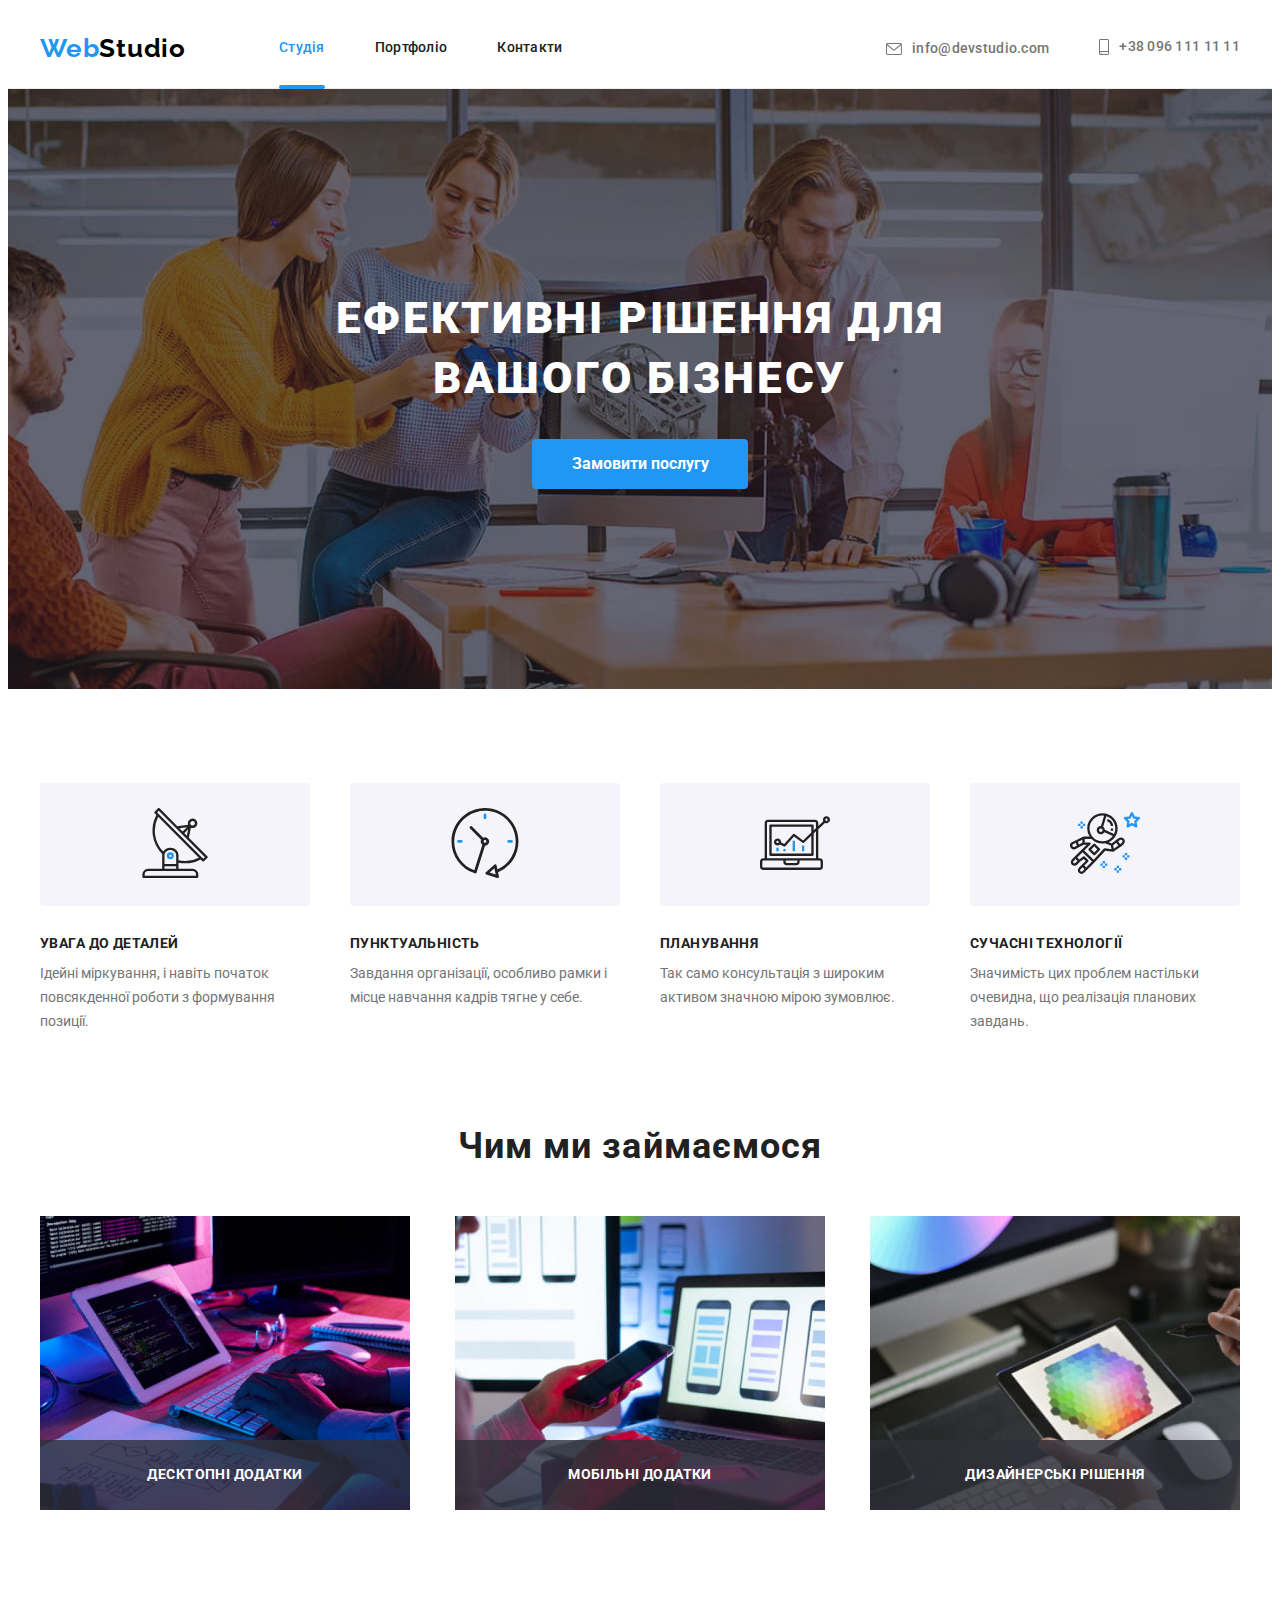
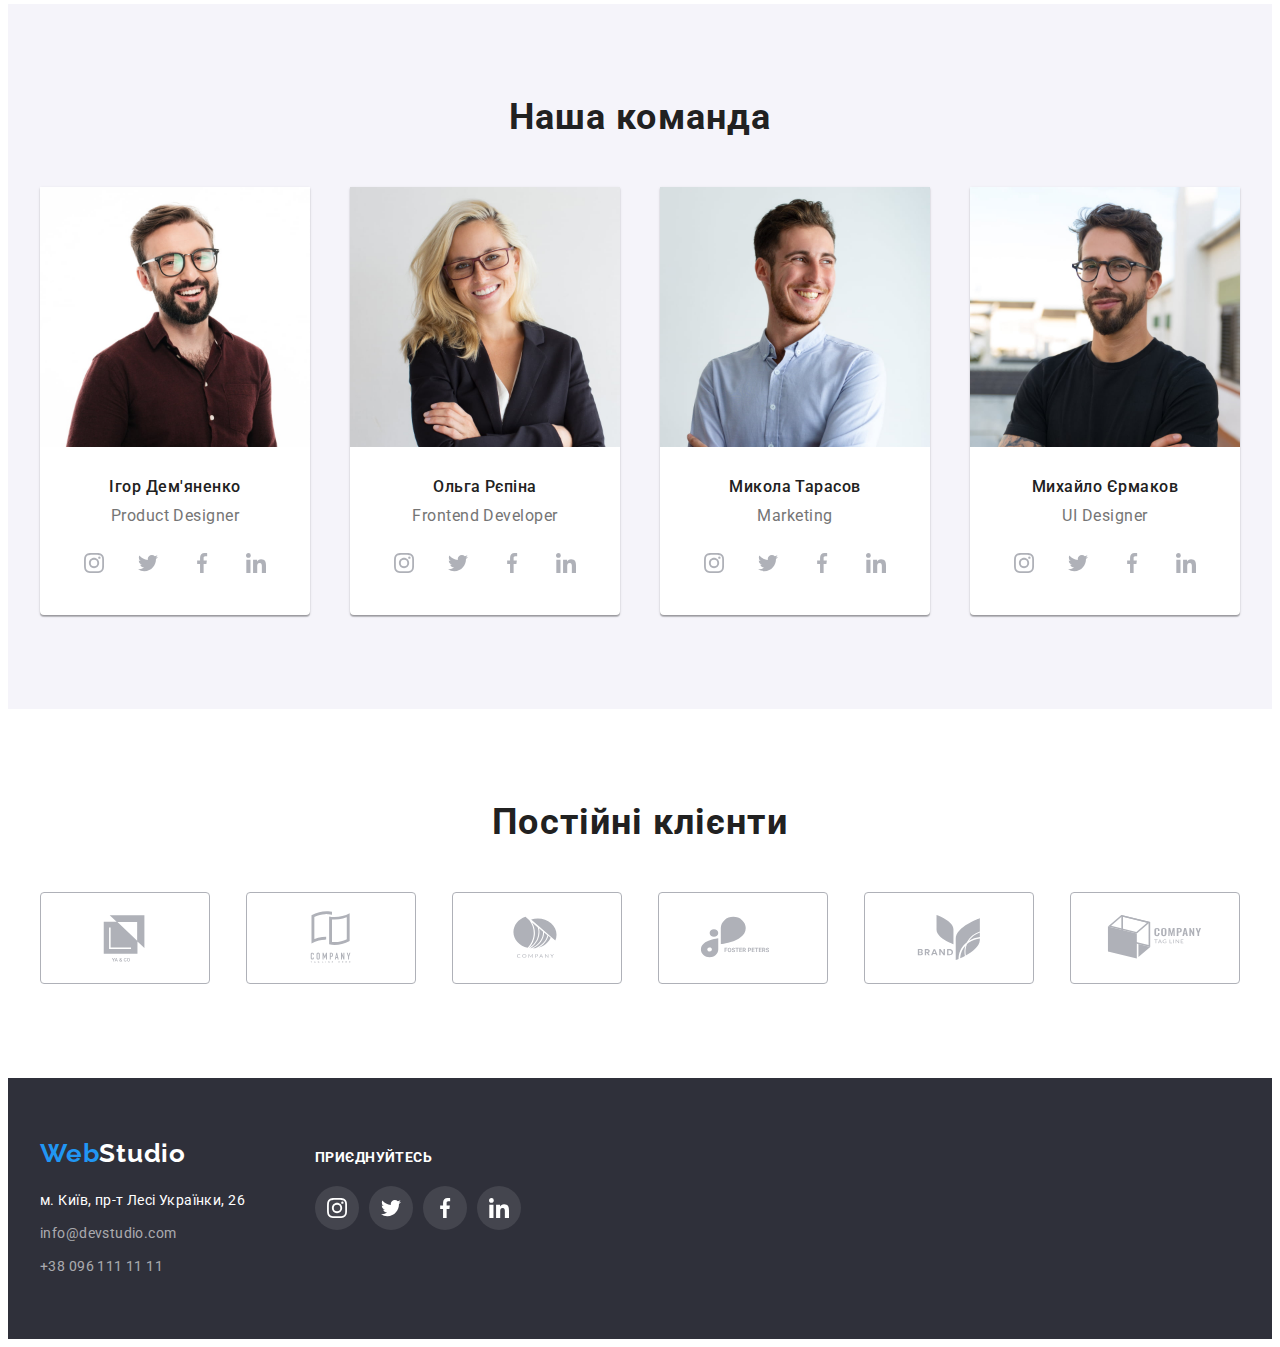
<file: index.html>
<!DOCTYPE html>
<html lang="uk">
  <head>
    <meta charset="UTF-8" />
    <meta http-equiv="X-UA-Compatible" content="IE=edge" />
    <meta name="viewport" content="width=device-width, initial-scale=1.0" />
    <link
      href="https://fonts.googleapis.com/css2?family=Raleway:wght@700&family=Roboto:wght@400;500;700;900&display=swap"
      rel="stylesheet"
    />
    <link
      rel="stylesheet"
      href="https://cdnjs.cloudflare.com/ajax/libs/modern-normalize/1.1.0/modern-normalize.min.css"
      integrity="sha512-wpPYUAdjBVSE4KJnH1VR1HeZfpl1ub8YT/NKx4PuQ5NmX2tKuGu6U/JRp5y+Y8XG2tV+wKQpNHVUX03MfMFn9Q=="
      crossorigin="anonymous"
      referrerpolicy="no-referrer"
    />
    <link rel="stylesheet" href="./css/styles.css" />
    <title>WebStudio</title>
  </head>
  <body class="page">
    <header>
      <div class="container main-nav">
        <a href="./index.html" class="logo">Web<span>Studio</span></a>
        <nav>
          <ul class="menu">
            <li><a href="./index.html" class="current">Студія</a></li>
            <li><a href="./portfolio.html">Портфоліо</a></li>
            <li><a href="#contacts">Контакти</a></li>
          </ul>
        </nav>
        <ul class="contacts">
          <li>
            <a class="email" href="mailto:info@devstudio.com">
              <svg class="icon" width="16px" height="12px">
                <use href="./images/icons.svg#icon-envelope"></use>
              </svg>info@devstudio.com
            </a>
          </li>
          <li>
            <a class="tel" href="tel:+380961111111">
              <svg class="icon" width="10px" height="16px">
                <use href="./images/icons.svg#icon-smartphone"></use>
                </svg>+38 096 111 11 11
            </a>
          </li>
        </ul>
      </div>
    </header>
    <main>
      <section class="section hero">
        <div class="container">
          <h1>Ефективні рішення для вашого бізнесу</h1>
          <button type="button" class="button accent" data-modal-open="">Замовити послугу</button>
        </div>
      </section>
      <section class="section feature">
        <div class="container">
          <h2>Переваги</h2>
          <ul class="feature-list">
            <li>
              <div class="thumb">
                <svg class="feature-icon" width="70px" height="70px">
                  <use href="./images/icons.svg#icon-antenna"></use>
                </svg>
              </div>
              <h3>Увага до деталей</h3>
              <p>Ідейні міркування, і навіть початок повсякденної роботи з формування позиції.</p>
            </li>
            <li>
              <div class="thumb">
                <svg class="feature-icon" width="70px" height="70px">
                  <use href="./images/icons.svg#icon-clock"></use>
                </svg>
              </div>
              <h3>Пунктуальність</h3>
              <p>Завдання організації, особливо рамки і місце навчання кадрів тягне у себе.</p>
            </li>
            <li>
              <div class="thumb">
                <svg class="feature-icon" width="70px" height="70px">
                  <use href="./images/icons.svg#icon-diagram"></use>
                </svg>
              </div>
              <h3>Планування</h3>
              <p>Так само консультація з широким активом значною мірою зумовлює.</p>
            </li>
            <li>
              <div class="thumb">
                <svg class="feature-icon" width="70px" height="70px">
                  <use href="./images/icons.svg#icon-astronaut"></use>
                </svg>
              </div>
              <h3>Сучасні технології</h3>
              <p>Значимість цих проблем настільки очевидна, що реалізація планових завдань.</p>
            </li>
          </ul>
        </div>
      </section>
      <section class="section boxes">
        <div class="container">
          <h2>Чим ми займаємося</h2>
          <ul class="boxes-list">
            <li>
              <img src="./images/main/img-4.jpg" alt="пише код" width="370" />
              <h3>Десктопні додатки</h3>
            </li>
            <li>
              <img src="./images/main/img-5.jpg" alt="працює з телефоном" width="370" />
              <h3>Мобільні додатки</h3>
            </li>
            <li>
              <img src="./images/main/img-6.jpg" alt="працює з планшетом" width="370" />
              <h3>Дизайнерські рішення</h3>
            </li>
          </ul>
        </div>
      </section>
      <section class="section team">
        <div class="container">
          <h2>Наша команда</h2>
          <ul class="team-list">
            <li>
              <img src="./images/main/img-3.jpg" alt="Ігор Дем'яненко" width="270" />
              <div class="team-text">
                <h3>Ігор Дем'яненко</h3>
                <p>Product Designer</p>
                <div class="social-lincs">
                  <a href="#" class="linc" aria-label="instagram">
                    <svg class="icon" width="20px" height="20px">
                      <use href="./images/icons.svg#icon-instagram"></use>
                    </svg>
                  </a>
                  <a href="#" class="linc" aria-label="twitter">
                    <svg class="icon" width="20px" height="20px">
                      <use href="./images/icons.svg#icon-twitter"></use>
                    </svg>
                  </a>
                  <a href="#" class="linc" aria-label="facebook">
                    <svg class="icon" width="20px" height="20px">
                      <use href="./images/icons.svg#icon-facebook"></use>
                    </svg>
                  </a>
                  <a href="#" class="linc" aria-label="linkedin">
                    <svg class="icon" width="20px" height="20px">
                      <use href="./images/icons.svg#icon-linkedin"></use>
                    </svg>
                  </a>
                </div>
              </div>
            </li>
            <li>
              <img src="./images/main/img-2.jpg" alt="Ольга Рєпіна" width="270" />
              <div class="team-text">
                <h3>Ольга Рєпіна</h3>
                <p>Frontend Developer</p>
                <div class="social-lincs">
                  <a href="#" class="linc" aria-label="instagram">
                    <svg class="icon" width="20px" height="20px">
                      <use href="./images/icons.svg#icon-instagram"></use>
                    </svg>
                  </a>
                  <a href="#" class="linc" aria-label="twitter">
                    <svg class="icon" width="20px" height="20px">
                      <use href="./images/icons.svg#icon-twitter"></use>
                    </svg>
                  </a>
                  <a href="#" class="linc" aria-label="facebook">
                    <svg class="icon" width="20px" height="20px">
                      <use href="./images/icons.svg#icon-facebook"></use>
                    </svg>
                  </a>
                  <a href="#" class="linc" aria-label="linkedin">
                    <svg class="icon" width="20px" height="20px">
                      <use href="./images/icons.svg#icon-linkedin"></use>
                    </svg>
                  </a>
                </div>
              </div>
            </li>
            <li>
              <img src="./images/main/img-1.jpg" alt="Микола Тарасов" width="270" />
              <div class="team-text">
                <h3>Микола Тарасов</h3>
                <p>Marketing</p>
                <div class="social-lincs">
                  <a href="#" class="linc" aria-label="instagram">
                    <svg class="icon" width="20px" height="20px">
                      <use href="./images/icons.svg#icon-instagram"></use>
                    </svg>
                  </a>
                  <a href="#" class="linc" aria-label="twitter">
                    <svg class="icon" width="20px" height="20px">
                      <use href="./images/icons.svg#icon-twitter"></use>
                    </svg>
                  </a>
                  <a href="#" class="linc" aria-label="facebook">
                    <svg class="icon" width="20px" height="20px">
                      <use href="./images/icons.svg#icon-facebook"></use>
                    </svg>
                  </a>
                  <a href="#" class="linc" aria-label="linkedin">
                    <svg class="icon" width="20px" height="20px">
                      <use href="./images/icons.svg#icon-linkedin"></use>
                    </svg>
                  </a>
                </div>
              </div>
            </li>
            <li>
              <img src="./images/main/img.jpg" alt="Михайло Єрмаков" width="270" />
              <div class="team-text">
                <h3>Михайло Єрмаков</h3>
                <p>UI Designer</p>
                <div class="social-lincs">
                  <a href="#" class="linc" aria-label="instagram">
                    <svg class="icon" width="20px" height="20px">
                      <use href="./images/icons.svg#icon-instagram"></use>
                    </svg>
                  </a>
                  <a href="#" class="linc" aria-label="twitter">
                    <svg class="icon" width="20px" height="20px">
                      <use href="./images/icons.svg#icon-twitter"></use>
                    </svg>
                  </a>
                  <a href="#" class="linc" aria-label="facebook">
                    <svg class="icon" width="20px" height="20px">
                      <use href="./images/icons.svg#icon-facebook"></use>
                    </svg>
                  </a>
                  <a href="#" class="linc" aria-label="linkedin">
                    <svg class="icon" width="20px" height="20px">
                      <use href="./images/icons.svg#icon-linkedin"></use>
                    </svg>
                  </a>
                </div>
              </div>
            </li>
          </ul>
        </div>
      </section>
      <section class="section">
        <div class="container">
          <h2>Постійні клієнти</h2>
          <div class="clients-logo">
            <a href="" class="linc">
              <svg class="icon" width="106px" height="60px">
                <use href="./images/icons.svg#icon-logo"></use>
              </svg>
            </a>
            <a href="" class="linc">
              <svg class="icon" width="106px" height="60px">
                <use href="./images/icons.svg#icon-logo1"></use>
              </svg>
            </a>
            <a href="" class="linc">
              <svg class="icon" width="106px" height="60px">
                <use href="./images/icons.svg#icon-logo2"></use>
              </svg>
            </a>
            <a href="" class="linc">
              <svg class="icon" width="106px" height="60px">
                <use href="./images/icons.svg#icon-logo3"></use>
              </svg>
            </a>
            <a href="" class="linc">
              <svg class="icon" width="106px" height="60px">
                <use href="./images/icons.svg#icon-logo4"></use>
              </svg>
            </a>
            <a href="" class="linc">
              <svg class="icon" width="106px" height="60px">
                <use href="./images/icons.svg#icon-logo5"></use>
              </svg>
            </a>
          </div>
        </div>
      </section>
    </main>
    <footer>
      <div class="container">
        <div>
          <a href="./index.html" class="logo">Web<span>Studio</span></a>
          <address id="contacts">
            <ul class="contacts">
              <li><a class="address" href="#">м. Київ, пр-т Лесі Українки, 26</a></li>
              <li><a class="email" href="mailto:info@devstudio.com">info@devstudio.com</a></li>
              <li><a class="tel" href="tel:+380961111111">+38 096 111 11 11</a></li>
            </ul>
          </address>
        </div>
        <div class="social">
          <p class="social-header">Приєднуйтесь</p>
          <div class="social-lincs">
            <a href="#" class="linc" aria-label="instagram">
              <svg class="icon" width="20px" height="20px">
                <use href="./images/icons.svg#icon-instagram"></use>
              </svg>
            </a>
            <a href="#" class="linc" aria-label="twitter">
              <svg class="icon" width="20px" height="20px">
                <use href="./images/icons.svg#icon-twitter"></use>
              </svg>
            </a>
            <a href="#" class="linc" aria-label="facebook">
              <svg class="icon" width="20px" height="20px">
                <use href="./images/icons.svg#icon-facebook"></use>
              </svg>
            </a>
            <a href="#" class="linc" aria-label="linkedin">
              <svg class="icon" width="20px" height="20px">
                <use href="./images/icons.svg#icon-linkedin"></use>
              </svg>
            </a>
          </div>
        </div>
      </div>
    </footer>
    <div class="backdrop is-hidden" data-modal="">
      <div class="modal">
          <button type="button" class="modal-close" data-modal-close="">
              <svg class="icon-close" width="18px" height="18px">
                  <use href="./images/icons.svg#icon-close"></use>
              </svg>
          </button>
      </div>
    </div>
    <script src="./js/modal.js"></script>
  </body>
</html>
</file>
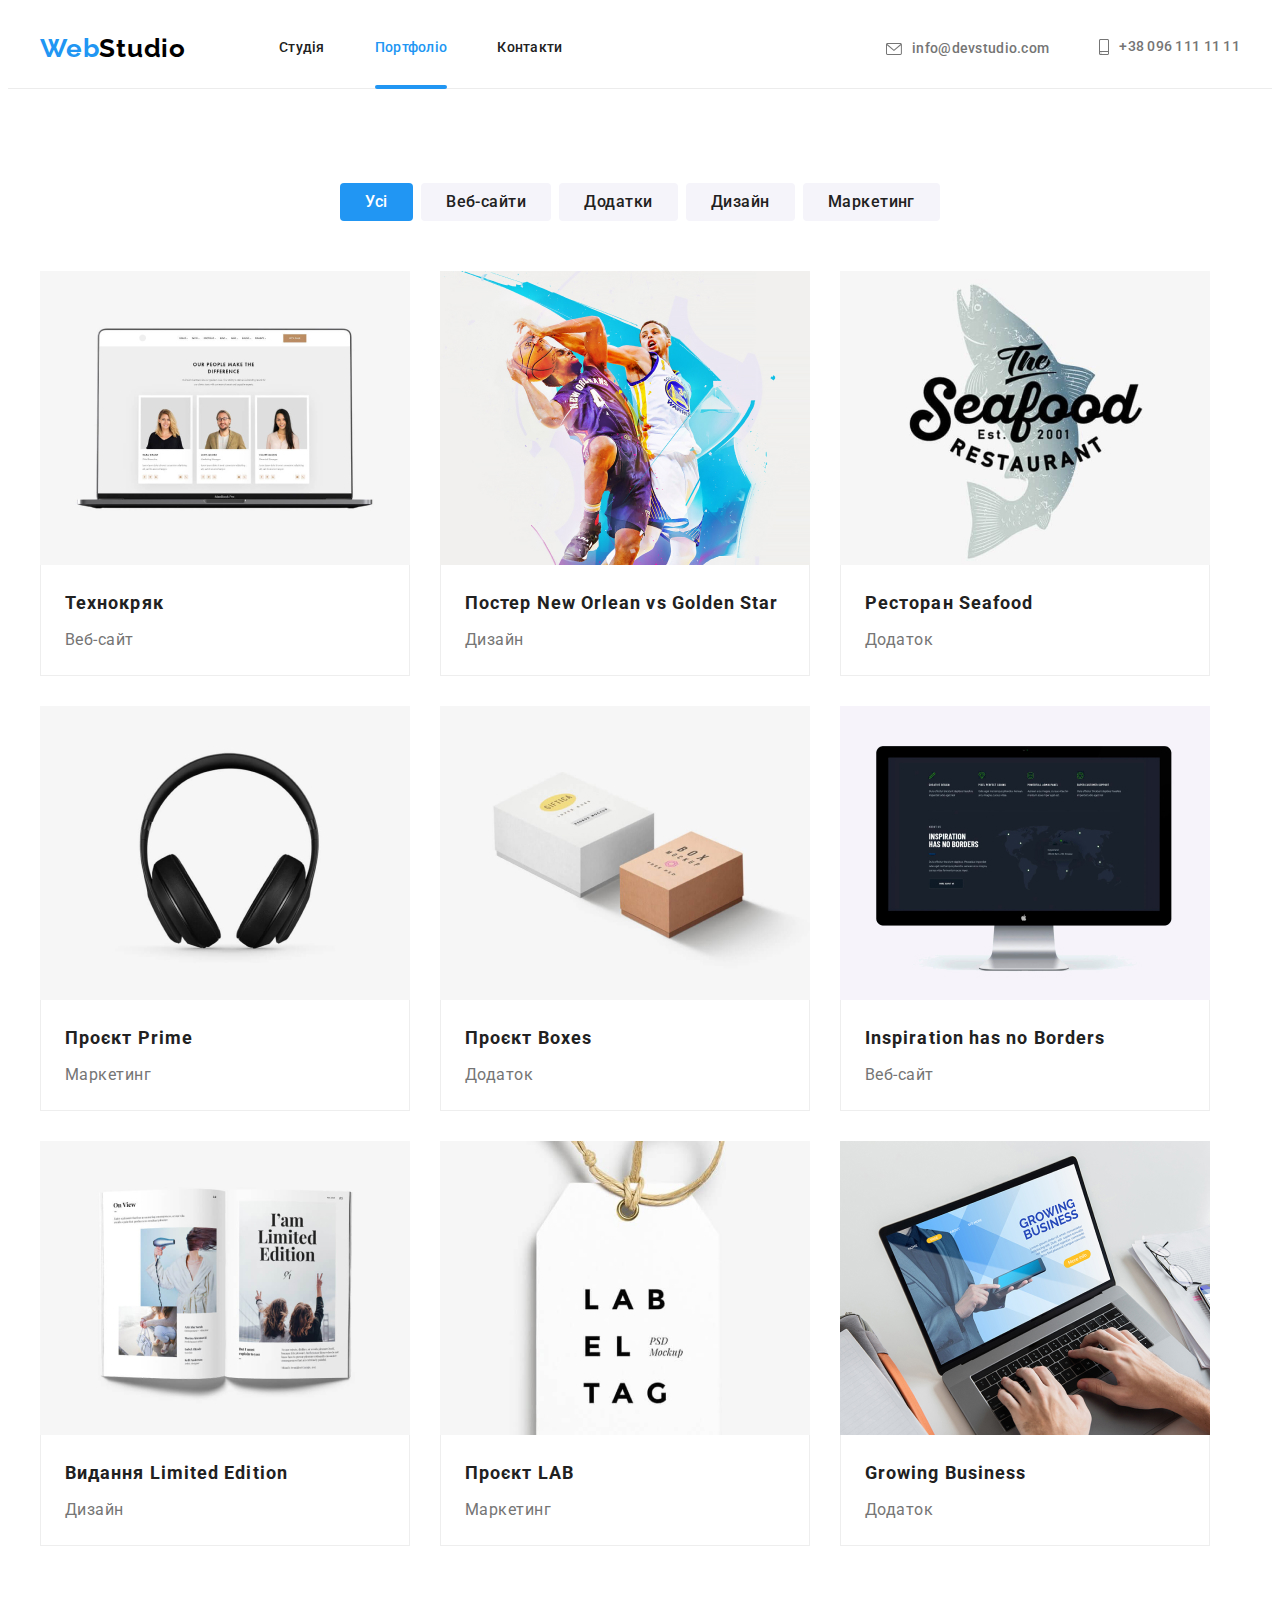
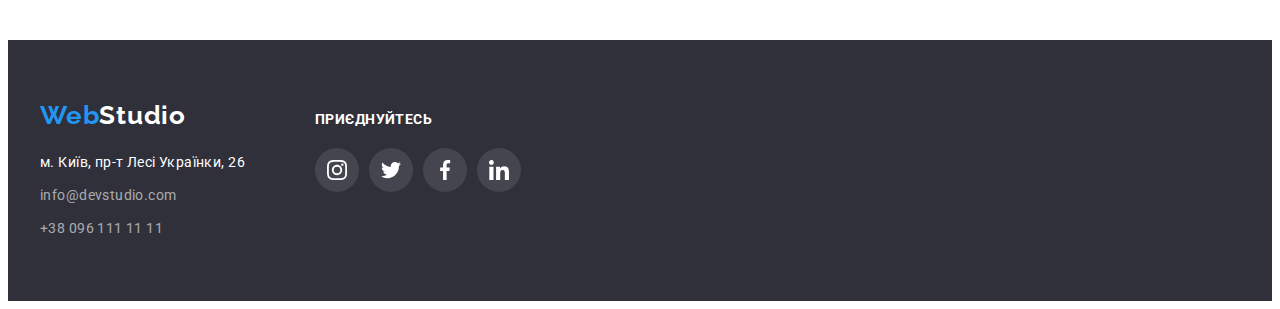
<file: portfolio.html>
<!DOCTYPE html>
<html lang="uk">
  <head>
    <meta charset="UTF-8" />
    <meta http-equiv="X-UA-Compatible" content="IE=edge" />
    <meta name="viewport" content="width=device-width, initial-scale=1.0" />
    <link
      href="https://fonts.googleapis.com/css2?family=Raleway:wght@700&family=Roboto:wght@400;500;700;900&display=swap"
      rel="stylesheet"
    />
    <link
      rel="stylesheet"
      href="https://cdnjs.cloudflare.com/ajax/libs/modern-normalize/1.1.0/modern-normalize.min.css"
      integrity="sha512-wpPYUAdjBVSE4KJnH1VR1HeZfpl1ub8YT/NKx4PuQ5NmX2tKuGu6U/JRp5y+Y8XG2tV+wKQpNHVUX03MfMFn9Q=="
      crossorigin="anonymous"
      referrerpolicy="no-referrer"
    />
    <link rel="stylesheet" href="./css/styles.css" />
    <title>WebStudio-Портфоліо</title>
  </head>
  <body class="page">
    <header>
      <div class="container main-nav">
        <a href="./index.html" class="logo">Web<span>Studio</span></a>
        <nav>
          <ul class="menu">
            <li><a href="./index.html">Студія</a></li>
            <li><a href="./portfolio.html" class="current">Портфоліо</a></li>
            <li><a href="#contacts">Контакти</a></li>
          </ul>
        </nav>
        <ul class="contacts">
          <li>
            <a class="email" href="mailto:info@devstudio.com">
              <svg class="icon" width="16px" height="12px">
                <use href="./images/icons.svg#icon-envelope"></use>
              </svg>info@devstudio.com
            </a>
          </li>
          <li>
            <a class="tel" href="tel:+380961111111">
              <svg class="icon" width="10px" height="16px">
                <use href="./images/icons.svg#icon-smartphone"></use>
                </svg>+38 096 111 11 11
            </a>
          </li>
        </ul>
      </div>
    </header>
    <main>
      <section class="section portfolio">
        <div class="container">
          <h1>Портфоліо</h1>
          <ul class="filters">
            <li><button type="button" class="button accent">Усі</button></li>
            <li><button type="button" class="button">Веб-сайти</button></li>
            <li><button type="button" class="button">Додатки</button></li>
            <li><button type="button" class="button">Дизайн</button></li>
            <li><button type="button" class="button">Маркетинг</button></li>
          </ul>
          <ul class="cards-list">
            <li class="card">
              <a href="#">
                <div class="card-overlay">
                  <img src="./images/portfolio/img.jpg" alt="сайт Технокряк" width="370" />
                  <p class="overlay-content">Ресурс пропонує комплексні пропозиції з різним рівнем функціоналу та сервісів. Все це дозволить відвідувачу отримати вичерпні відомості про компанію чи приватну особу.</p>
                </div>
                <div class="card-text">
                  <h2>Технокряк</h2>
                  <p>Веб-сайт</p>
                </div>
              </a>
            </li>
            <li class="card">
              <a href="#">
                <div class="card-overlay">
                  <img
                  src="./images/portfolio/img-1.jpg"
                  alt="постер New Orlean vs Golden Star"
                  width="370"
                />
                  <p class="overlay-content">Ресурс пропонує комплексні пропозиції з різним рівнем функціоналу та сервісів. Все це дозволить відвідувачу отримати вичерпні відомості про компанію чи приватну особу.</p>
                </div>        
                <div class="card-text">
                  <h2>Постер New Orlean vs Golden Star</h2>
                  <p>Дизайн</p>
                </div>
              </a>
            </li>
            <li class="card">
              <a href="#">
                <div class="card-overlay">
                  <img src="./images/portfolio/img-2.jpg" alt="лого ресторана Seafood" width="370" />
                  <p class="overlay-content">Ресурс пропонує комплексні пропозиції з різним рівнем функціоналу та сервісів. Все це дозволить відвідувачу отримати вичерпні відомості про компанію чи приватну особу.</p>
                </div>
                <div class="card-text">
                  <h2>Ресторан Seafood</h2>
                  <p>Додаток</p>
                </div>
              </a>
            </li>
            <li class="card">
              <a href="#">
                <div class="card-overlay">
                  <img src="./images/portfolio/img-3.jpg" alt="навушники" width="370" />
                  <p class="overlay-content">Ресурс пропонує комплексні пропозиції з різним рівнем функціоналу та сервісів. Все це дозволить відвідувачу отримати вичерпні відомості про компанію чи приватну особу.</p>
                </div>
                <div class="card-text">
                  <h2>Проєкт Prime</h2>
                  <p>Маркетинг</p>
                </div>
              </a>
            </li>
            <li class="card">
              <a href="#">
                <div class="card-overlay">
                  <img src="./images/portfolio/img-4.jpg" alt="коробки" width="370" />
                  <p class="overlay-content">Ресурс пропонує комплексні пропозиції з різним рівнем функціоналу та сервісів. Все це дозволить відвідувачу отримати вичерпні відомості про компанію чи приватну особу.</p>
                </div>
                <div class="card-text">
                  <h2>Проєкт Boxes</h2>
                  <p>Додаток</p>
                </div>
              </a>
            </li>
            <li class="card">
              <a href="#">
                <div class="card-overlay">
                  <img src="./images/portfolio/img-5.jpg" alt="Веб-сайт" width="370" />
                  <p class="overlay-content">Ресурс пропонує комплексні пропозиції з різним рівнем функціоналу та сервісів. Все це дозволить відвідувачу отримати вичерпні відомості про компанію чи приватну особу.</p>
                </div>
                <div class="card-text">
                  <h2>Inspiration has no Borders</h2>
                  <p>Веб-сайт</p>
                </div>
              </a>
            </li>
            <li class="card">
              <a href="#">
                <div class="card-overlay">
                  <img src="./images/portfolio/img-6.jpg" alt="журнал" width="370" />
                  <p class="overlay-content">Ресурс пропонує комплексні пропозиції з різним рівнем функціоналу та сервісів. Все це дозволить відвідувачу отримати вичерпні відомості про компанію чи приватну особу.</p>
                </div>
                <div class="card-text">
                  <h2>Видання Limited Edition</h2>
                  <p>Дизайн</p>
                </div>
              </a>
            </li>
            <li class="card">
              <a href="#">
                <div class="card-overlay">
                  <img src="./images/portfolio/img-7.jpg" alt="лого LAB" width="370" />
                  <p class="overlay-content">Ресурс пропонує комплексні пропозиції з різним рівнем функціоналу та сервісів. Все це дозволить відвідувачу отримати вичерпні відомості про компанію чи приватну особу.</p>
                </div>
                <div class="card-text">
                  <h2>Проєкт LAB</h2>
                  <p>Маркетинг</p>
                </div>
              </a>
            </li>
            <li class="card">
              <a href="#">
                <div class="card-overlay">
                  <img src="./images/portfolio/img-8.jpg" alt="сайт Growing Business" width="370" />
                  <p class="overlay-content">Ресурс пропонує комплексні пропозиції з різним рівнем функціоналу та сервісів. Все це дозволить відвідувачу отримати вичерпні відомості про компанію чи приватну особу.</p>
                </div>
                <div class="card-text">
                  <h2>Growing Business</h2>
                  <p>Додаток</p>
                </div>
              </a>
            </li>
          </ul>
        </div>
      </section>
    </main>
    <footer>
      <div class="container">
        <div>
        <a href="./index.html" class="logo">Web<span>Studio</span></a>
        <address id="contacts">
          <ul class="contacts">
            <li><a class="address" href="#">м. Київ, пр-т Лесі Українки, 26</a></li>
            <li><a class="email" href="mailto:info@devstudio.com">info@devstudio.com</a></li>
            <li><a class="tel" href="tel:+380961111111">+38 096 111 11 11</a></li>
          </ul>
        </address>
      </div>
      <div class="social">
        <p class="social-header">Приєднуйтесь</p>
      <div class="social-lincs">
        <a href="#" class="linc" aria-label="instagram">
          <svg class="icon" width="20px" height="20px">
            <use href="./images/icons.svg#icon-instagram"></use>
          </svg>
        </a>
        <a href="#" class="linc" aria-label="twitter">
          <svg class="icon" width="20px" height="20px">
            <use href="./images/icons.svg#icon-twitter"></use>
          </svg>
        </a>
        <a href="#" class="linc" aria-label="facebook">
          <svg class="icon" width="20px" height="20px">
            <use href="./images/icons.svg#icon-facebook"></use>
          </svg>
        </a>
        <a href="#" class="linc" aria-label="linkedin">
          <svg class="icon" width="20px" height="20px">
            <use href="./images/icons.svg#icon-linkedin"></use>
          </svg>
        </a>
      </div>
    </div>
      </div>
    </footer>
  </body>
</html>
</file>
<file: css/styles.css>
:root {
  --bg-color-main: #fff;
  --bg-color-secondary: #f5f4fa;
  --bg-color-footer: #2f303a;
  --bg-color-accent: #2196f3;
  --color-headers: #212121;
  --color-main: #757575;
  --color-icon: #afb1b8;
  --border-color-nav: #ececec;
  --border-color-cards: #eee;
  --transition-main-delay: 250ms;
  --transition-main-function: cubic-bezier(0.4, 0, 0.2, 1);
}

h1,
h2,
h3,
h4,
h5,
h6,
p {
  margin: 0;
}

body {
  font-family: 'Roboto', sans-serif;
  font-size: 14px;
  color: var(--color-main);
  background-color: var(--bg-color-main);
}

.menu,
.contacts,
.feature-list,
.boxes-list,
.team-list,
.filters,
.cards-list {
  margin-top: 0;
  margin-bottom: 0;
  padding-left: 0;

  list-style: none;
}

.container {
  width: 1200px;
  margin: 0 auto;
  padding-left: 15px;
  padding-right: 15px;
}

.section {
  padding: 94px 0;
}

/* ---Buttons--- */
.button {
  border-width: 0;

  font-family: Roboto, sans-serif;
  color: var(--color-headers);
  background-color: var(--bg-color-secondary);
  cursor: pointer;

  transition: background-color var(--transition-main-delay) var(--transition-main-function), 
  color var(--transition-main-delay) var(--transition-main-function),
  box-shadow var(--transition-main-delay) var(--transition-main-function);
}
.button.accent,
.button:hover,
.button:focus {
  color: var(--bg-color-main);
  background-color: var(--bg-color-accent);
}

/* -------Header------- */
header {
  border-bottom: 1px solid var(--border-color-nav);
}
.main-nav {
  display: flex;
  align-items: center;
}
.logo {
  font-family: 'Raleway', sans-serif;
  font-weight: 700;
  font-size: 26px;
  line-height: 1.19;
  letter-spacing: 0.03em;
  color: var(--bg-color-accent);
  text-decoration: none;
}
header .logo span {
  color: #000;
}
header .contacts,
.menu {
  display: flex;
  align-items: baseline;
}
.menu {
  margin-left: 93px;
}
header .contacts li:not(:last-child),
.menu li:not(:last-child) {
  margin-right: 50px;
}
.menu a {
  padding: 32px 0;
  position: relative;

  color: var(--color-headers); 
}
.menu a::after{
  content: "";
  width: 100%;
  height: 4px;
  border-radius: 2px;
  position: absolute;
  left: 0;
  bottom: -1px;

  background-color: transparent;

  transition: background-color var(--transition-main-delay) var(--transition-main-function);
}
.menu .current::after,
.menu a:hover::after,
.menu a:focus::after {
  background-color: var(--bg-color-accent);
}
.menu a,
header .contacts a {
  display: flex;
  align-items: center;
  font-weight: 500;
  font-size: 14px;
  line-height: 1.14;
  letter-spacing: 0.02em;
  text-decoration: none;

  transition: color var(--transition-main-delay) var(--transition-main-function);
}
header .contacts {
  margin-left: auto;
}
header .contacts a {
  color: var(--color-main);
}
.contacts .icon {
  margin-right: 10px;
  fill: currentColor;
}
.menu a:hover,
.menu a:focus,
.menu .current,
.contacts .tel:hover,
.contacts .tel:focus,
.contacts .email:hover,
.contacts .email:focus {
  color: var(--bg-color-accent);
}

/* -------Start page------- */
.section h1,
.section h2,
.section h3 {
  color: var(--color-headers);
}
.section h2 {
  margin-bottom: 50px;

  font-size: 36px;
  line-height: 1.08;
  text-align: center;
}
.section h2,
.section h3 {
  letter-spacing: 0.03em;
}

/* ---Section Hero--- */
.hero {
  max-width: 1600px;
  margin: 0 auto;
  padding: 200px 0;
  text-align: center;
  background-color: var(--bg-color-footer);
  background-image: linear-gradient(90deg, rgba(47, 48, 58, 0.4), rgba(47, 48, 58, 0.4)),
    url(../images/main/hero.jpg);
  background-repeat: no-repeat;
  background-position: center;
}
.hero h1 {
  width: 696px;
  margin: 0 auto;
  margin-bottom: 30px;

  font-size: 44px;
  font-weight: 900;
  line-height: 1.36;
  text-transform: uppercase;
  letter-spacing: 0.06em;
  color: var(--bg-color-main);
}
.hero .button {
  min-width: 216px;
  padding: 10px 32px;
  border-radius: 4px;

  font-size: 16px;
  font-weight: 700;
  line-height: 1.88;
  text-align: center;
}

/* ---Modal--- */
.backdrop {
  position: fixed;
  top: 0;
  left: 0;
  width: 100%;
  height: 100%;

  background-color: rgba(0, 0, 0, 0.2);
  opacity: 1;
  
  transition: opacity var(--transition-main-delay) var(--transition-main-function);
}
.modal {
  position: absolute;
  top: 50%;
  left: 50%;
  width: 528px;
  height: 581px;
  padding: 8px;
  border-radius: 4px;
  
  background-color: #ffffff;
  box-shadow: 0px 1px 3px rgba(0, 0, 0, 0.12), 0px 1px 1px rgba(0, 0, 0, 0.14), 0px 2px 1px rgba(0, 0, 0, 0.2);
  
  transform: translate(-50%, -50%) scale(1);
  transition: transform var(--transition-main-delay) var(--transition-main-function),
  scale var(--transition-main-delay) var(--transition-main-function);
}
.backdrop.is-hidden {
  visibility: hidden;
  opacity: 0;
  pointer-events: none;
}
.backdrop.is-hidden .modal {
  transform: translate(-50%, 100%) scale(.7);
}
.modal-close {
  display: flex;
  margin-left: auto;
  padding: 6px;
  border: 1px solid rgba(0, 0, 0, 0.1);
  border-radius: 50%;

  font-size: 0;
  background-color: var(--bg-color-main);
  cursor: pointer;
}

/* ---Section Feature--- */
.feature {
  padding-bottom: 0;
}
.feature h2 {
  display: none;
}
.feature-list {
  display: flex;
  justify-content: space-between;
}
.feature-list li {
  width: 270px;
}
.feature-list .thumb {
  width: 100%;
  padding: 25px 0;
  margin-bottom: 30px;
  border-radius: 4px;

  text-align: center;
  background-color: var(--bg-color-secondary);
}
.feature-list h3 {
  margin-bottom: 10px;

  font-size: 14px;
  font-weight: 700;
  line-height: 1.14;
  letter-spacing: 0.03em;
  text-transform: uppercase;
}
.feature-list p {
  line-height: 1.71;
}

/* ---Section Boxes--- */
.boxes {
  font-size: 0;
}
.boxes-list {
  display: flex;
  justify-content: space-between;
}
.boxes-list li {
  position: relative;
}
.boxes-list h3 {
  position: absolute;
  bottom: 0;
  left: 0;
  right: 0;
  padding: 27px 0;

  font-size: 14px;
  line-height: 1.14;
  letter-spacing: 0.03em;
  text-align: center;
  text-transform: uppercase;
  color: #FFFFFF;
  background: rgba(47, 48, 58, 0.8);
}

/* ---Section Team--- */
.team {
  background-color: var(--bg-color-secondary);
}
.team-list {
  display: flex;
  justify-content: space-between;

  font-size: 0;
}
.team-list li {
  border-radius: 0px 0px 4px 4px;
  background-color: var(--bg-color-main);
  box-shadow: 0px 1px 3px rgba(0, 0, 0, 0.12), 0px 1px 1px rgba(0, 0, 0, 0.14),
    0px 2px 1px rgba(0, 0, 0, 0.2);
}
.team-text {
  max-width: 270px;
  padding: 30px 5px;
}
.team-text h3 {
  margin-bottom: 10px;

  font-weight: 500;
}
.team-text h3,
.team-text p {
  font-size: 16px;
  line-height: 1.19;
  letter-spacing: 0.03em;
  text-align: center;
}
.team-text p {
  margin-bottom: 16px;
}
.social-lincs {
  display: flex;
  justify-content: center;
}
.social-lincs .linc {
  padding: 12px;
  margin-right: 10px;
  border-radius: 50%;

  font-size: 0;

  transition: background-color var(--transition-main-delay) var(--transition-main-function);
}
.social-lincs .linc:last-child {
  margin-right: 0;
}
.social-lincs .linc:hover,
.social-lincs .linc:focus {
  background-color: var(--bg-color-accent);
}
.social-lincs .icon {
  fill: var(--color-icon);

  transition: fill 250ms cubic-bezier(0.4, 0, 0.2, 1);
}
.social-lincs .linc:hover > .icon,
.social-lincs .linc:focus > .icon {
  fill: var(--bg-color-main);
}

/* ---Section Clients--- */
.clients-logo {
  display: flex;
  justify-content: space-between;
}
.clients-logo .linc {
  padding: 15px 31px;
  border: 1px solid var(--color-icon);
  border-radius: 4px;

  font-size: 0;

  transition: border-color var(--transition-main-delay) var(--transition-main-function);
}
.clients-logo .icon {
  fill: var(--color-icon);

  transition: fill var(--transition-main-delay) var(--transition-main-function);
}
.clients-logo .linc:hover,
.clients-logo .linc:focus {
  border-color: var(--bg-color-accent);
}
.clients-logo .linc:hover > .icon,
.clients-logo .linc:focus > .icon {
  fill: var(--bg-color-accent);
}

/* -------Portfolio page------- */
.portfolio h1 {
  display: none;
}
.filters {
  display: flex;
  margin-bottom: 50px;
  justify-content: center;
}
.filters li {
  margin-right: 8px;
}
.filters li:last-child {
  margin-right: 0;
}
.filters button {
  min-width: 73px;
  padding: 6px 25px;
  border-radius: 4px;

  font-weight: 500;
  font-size: 16px;
  line-height: 1.63;
  text-align: center;
  letter-spacing: 0.03em;
}
.filters button:hover,
.filters button:focus {
  box-shadow: 0px 3px 1px rgba(0, 0, 0, 0.1), 0px 1px 2px rgba(0, 0, 0, 0.08),
    0px 2px 2px rgba(0, 0, 0, 0.12);
}
.cards-list {
  display: flex;
  flex-wrap: wrap;
}
.card {
  width: 370px;
  margin-right: 30px;
  margin-bottom: 30px;

  font-size: 0;
}
.card:nth-child(3n) {
  margin-right: 0;
}
.card:nth-last-child(-n + 3) {
  margin-bottom: 0;
}
.card a {
  display: block;
  text-decoration: none;

  transition: box-shadow var(--transition-main-delay) var(--transition-main-function)
}
.card a:hover,
.card a:focus {
  box-shadow: 0px 1px 1px rgba(0, 0, 0, 0.12), 0px 4px 4px rgba(0, 0, 0, 0.06),
    1px 4px 6px rgba(0, 0, 0, 0.16);
}
.card-overlay {
  position: relative;
  overflow: hidden;
}
.overlay-content {
  position: absolute;
  top: 0;
  bottom: 0;
  left: 0;
  right: 0;
  padding: 63px 24px;
  
  font-size: 18px;
  line-height: 1.6;
  letter-spacing: .03em;
  color: var(--bg-color-main);
  background: rgba(33, 150, 243, .9);

  transform: translateY(100%);
  transition: transform var(--transition-main-delay) var(--transition-main-function);
}
.card a:hover .overlay-content,
.card a:focus .overlay-content {
  transform: translateY(0);
}
.card-text {
  padding: 20px 24px;
  border: 1px solid var(--border-color-cards);
  border-top: none;
}
.card-text h2 {
  margin-bottom: 4px;

  font-weight: 700;
  font-size: 18px;
  line-height: 2;
  letter-spacing: 0.06em;
  text-align: left;
  color: var(--color-headers);
}
.card-text p {
  font-size: 16px;
  line-height: 1.88;
  letter-spacing: 0.03em;
  color: var(--color-main);
}

/* -------Footer------- */
footer {
  padding: 60px 0;

  background-color: var(--bg-color-footer);
}
footer .container {
  display: flex;
  align-items: baseline;
}
footer .logo {
  display: inline-block;
  margin-bottom: 20px;
}
footer .logo span {
  color: var(--bg-color-main);
}
footer .contacts li:not(:last-child) {
  margin-bottom: 9px;
}
footer .contacts a {
  font-size: 14px;
  font-style: normal;
  line-height: 1.71;
  letter-spacing: 0.03em;
  color: rgba(255, 255, 255, 0.6);
  text-decoration: none;

  transition: color var(--transition-main-delay) var(--transition-main-function)
}
footer .contacts .address {
  color: var(--bg-color-main);
}
footer .social {
  margin-left: 70px;
}
.social .social-header {
  margin-bottom: 20px;
  font-weight: 700;
  line-height: 1.14;
  letter-spacing: 0.03em;
  text-transform: uppercase;
  color: var(--bg-color-main);
}
footer .social-lincs .linc {
  background-color: rgba(255, 255, 255, 0.1);
}
footer .social-lincs .icon {
  fill: var(--bg-color-main);
}
</file>
